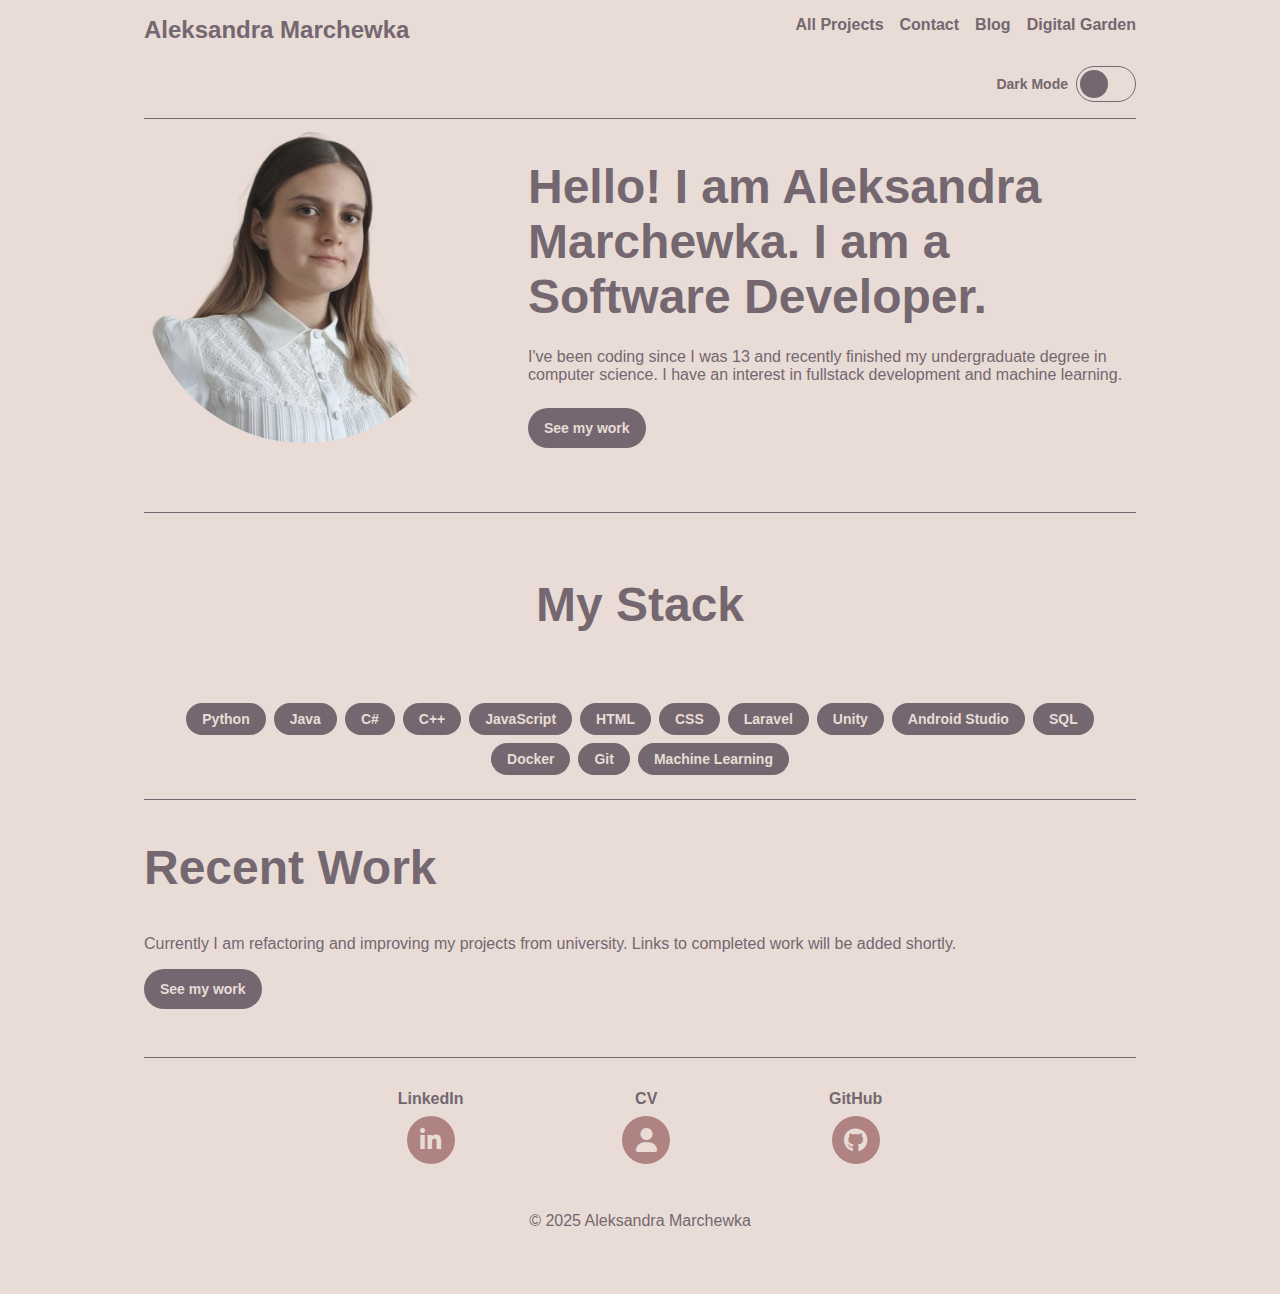
<file: Index.html>
<!DOCTYPE html>
<html lang="en">
<head>
  <meta charset="utf-8">
  <meta name="viewport" content="width=device-width, initial-scale=1">
  <title>Aleksandra's Portfolio</title>
  <link rel="stylesheet" href="styles.css">
  <link rel="stylesheet" href="toggle-switch.css">
  <link rel="stylesheet" href="https://cdnjs.cloudflare.com/ajax/libs/font-awesome/6.0.0/css/all.min.css">
</head>
<body>
  <header>
    <nav>
      <div class="nav-left">
        <h1><a href="Index.html">Aleksandra Marchewka</a></h1>
      </div>
      <div class="nav-right">
        <ul>
          <li><a href="Projects.html">All Projects</a></li>
          <li><a href="Contact.html">Contact</a></li>
          <li><a href="Blog.html">Blog</a></li>
          <li><a href="DigitalGarden.html">Digital Garden</a></li>
        </ul>
        <div class="controls">
          <label class="toggle-switch">
            Dark Mode
            <input type="checkbox" id="dark-mode-toggle">
            <div class="toggle-switch-border">
              <div class="toggle-switch-dot"></div>
            </div>
          </label>
        </div>
      </div>
    </nav>
  </header>

  <section class="bio">
    <img class="profileImg" src="headshot.jpg" alt="A picture of me">
    <div>
      <h2>Hello! I am Aleksandra Marchewka. I am a Software Developer.</h2>
      <p>I've been coding since I was 13 and recently finished my undergraduate degree in computer science. I have an interest in fullstack development and machine learning.</p>
      <a class="portfolio" href="Work.html">See my work</a>
    </div>
  </section>

  <section class="skills">
    <h2>My Stack</h2>
    <ul class="skills">
      <li>Python</li><li>Java</li><li>C#</li><li>C++</li>
      <li>JavaScript</li><li>HTML</li><li>CSS</li><li>Laravel</li>
      <li>Unity</li><li>Android Studio</li><li>SQL</li>
      <li>Docker</li><li>Git</li><li>Machine Learning</li>
    </ul>
  </section>

  <section class="recentWork">
    <h2>Recent Work</h2>
    <p>Currently I am refactoring and improving my projects from university. Links to completed work will be added shortly.</p>
    <a class="portfolio" href="Work.html">See my work</a>
  </section>

  <footer>
    <ul>
      <li>
        <a href="https://www.linkedin.com/in/aleksandrajowitamarchewka/">
          LinkedIn
          <span class="link-icon"><i class="fab fa-linkedin-in"></i></span>
        </a>
      </li>
      <li>
        <a href="Resume.html">
          CV
          <span class="link-icon"><i class="fas fa-user"></i></span>
        </a>
      </li>
      <li>
        <a href="https://github.com/AleksandraMarchewka03">
          GitHub
          <span class="link-icon"><i class="fab fa-github"></i></span>
        </a>
      </li>
    </ul>
    <p class="copyright">© 2025 Aleksandra Marchewka</p>
  </footer>

  <script src="script.js"></script>
</body>
</html>
</file>
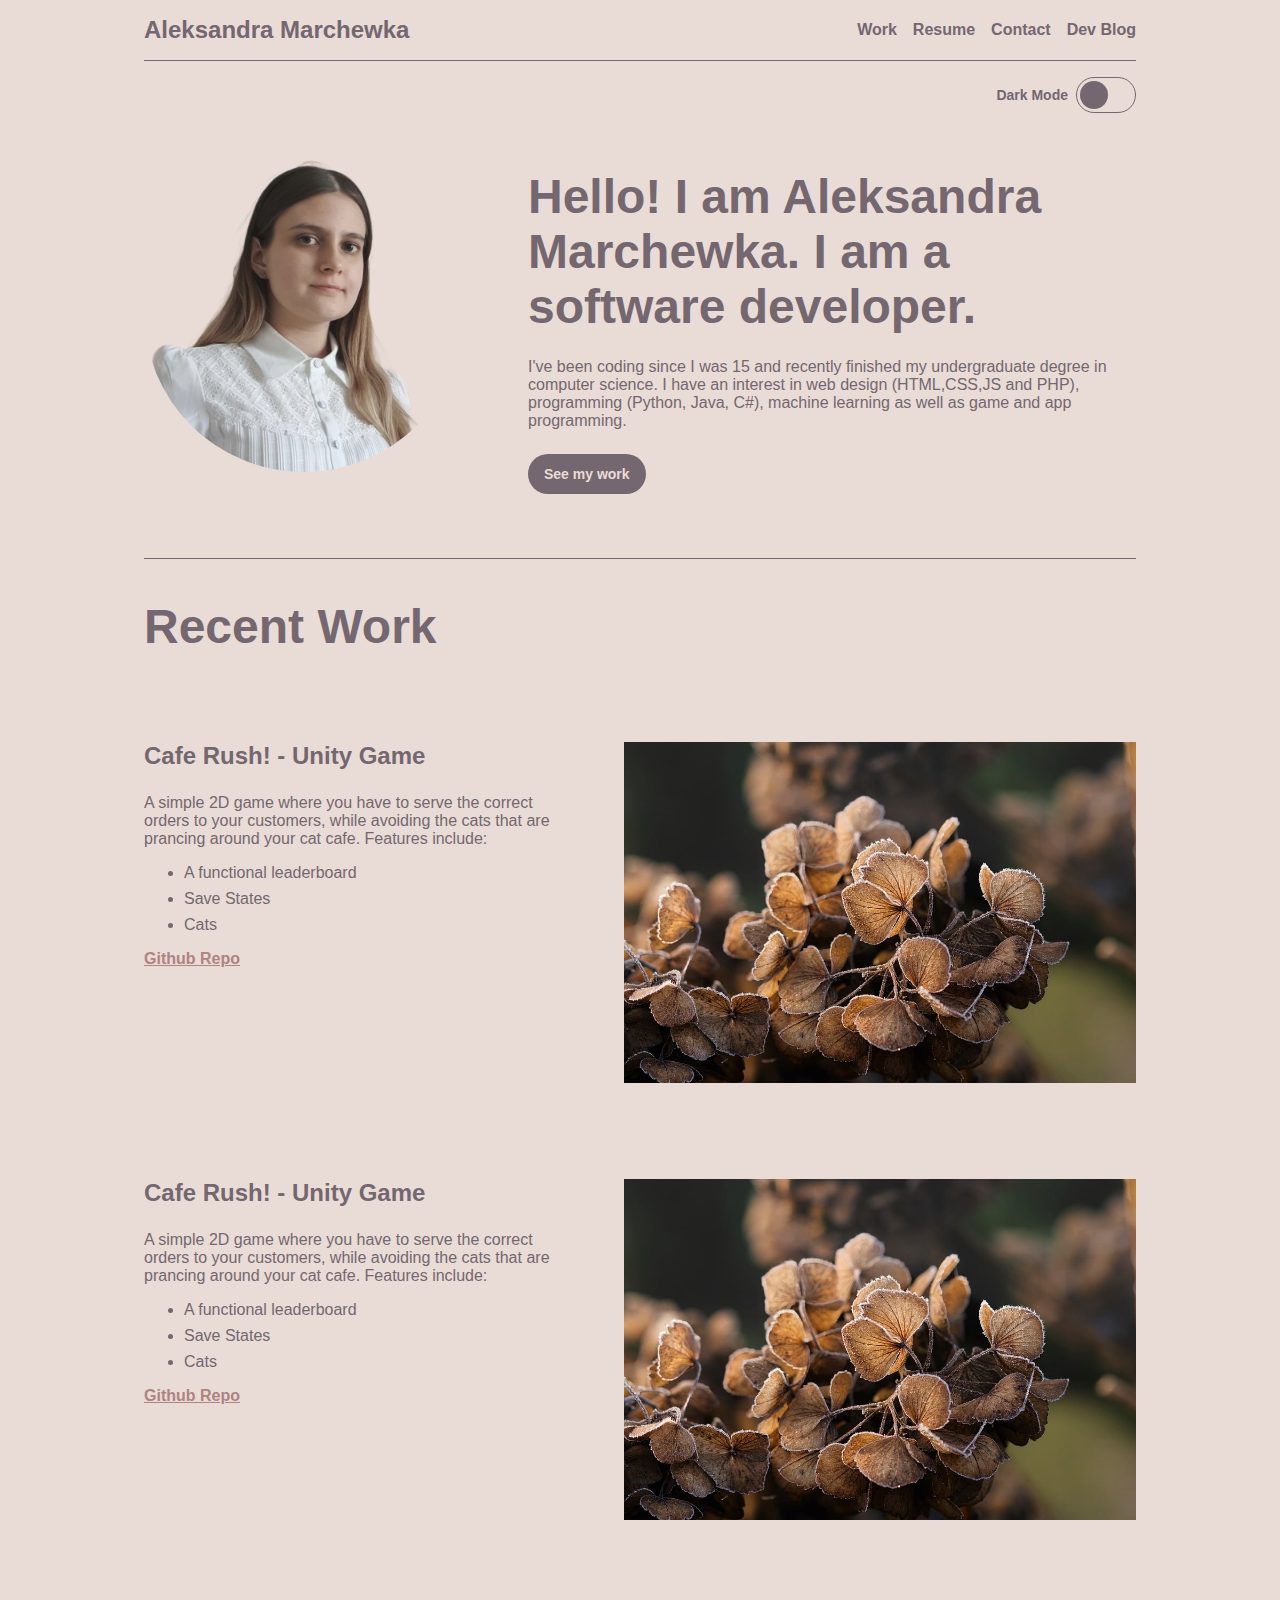
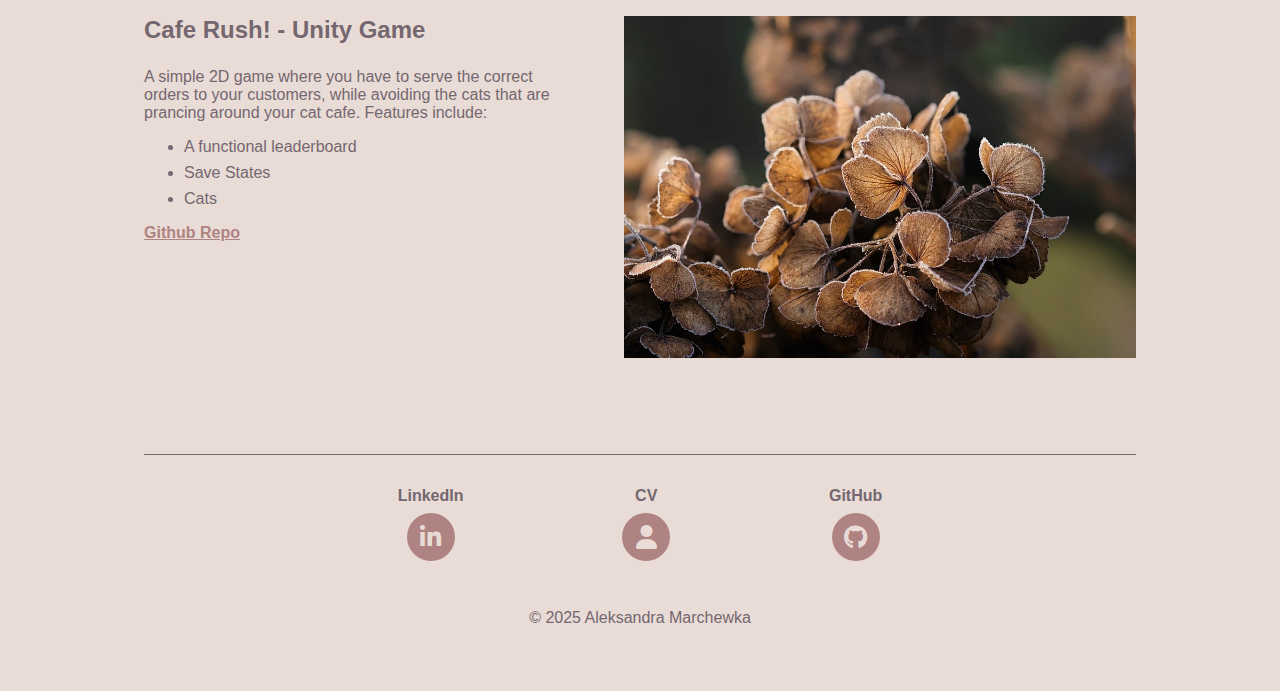
<file: DigitalGarden.html>
<!DOCTYPE html>
<html lang="en">
<head>
    <meta charset="utf-8">
    <meta name="viewport" content="width=device-width, initial-scale=1">
    <title>Aleksandra's Portfolio</title>
    <link rel="stylesheet" href="styles.css">
    <link rel="stylesheet" href="toggle-switch.css">
    <link rel="stylesheet" href="https://cdnjs.cloudflare.com/ajax/libs/font-awesome/6.0.0/css/all.min.css">
</head>
<body>
    <header>
        <nav>
            <h1><a href="Index.html">Aleksandra Marchewka</a></h1>
            <ul>
                <li><a href="Work.html">Work</a></li>
                <li><a href="Resume.html">Resume</a></li>
                <li><a href="Contact.html">Contact</a></li>
                <li><a href="Blog.html">Dev Blog</a></li>
            </ul>
        </nav>
        <div class="controls">
            <label class="toggle-switch">
                Dark Mode
                <input type="checkbox" id="dark-mode-toggle">
                <div class="toggle-switch-border">
                    <div class="toggle-switch-dot"></div>
                </div>
            </label>
        </div>
    </header>

    <section class="bio">
        <img class="profileImg" src="headshot.jpg" alt="Aleksandra Marchewka">
        <div>
            <h2>Hello! I am Aleksandra Marchewka. I am a software developer.</h2>
            <p>I've been coding since I was 15 and recently finished my undergraduate degree in computer science. I
                have an interest in web design (HTML,CSS,JS and PHP), programming (Python, Java, C#), machine learning
                as well as game and app programming.</p>
            <a class="portfolio" href="Work.html">See my work</a>
        </div>
    </section>

    <section class="recentWork">
        <h2>Recent Work</h2>
        <article>
            <div>
                <h3>Cafe Rush! - Unity Game</h3>
                <p>A simple 2D game where you have to serve the correct orders to your customers, while avoiding the
                    cats that are prancing around your cat cafe. Features include:</p>
                <ul>
                    <li>A functional leaderboard</li>
                    <li>Save States</li>
                    <li>Cats</li>
                </ul>
                <a href="#">Github Repo</a>
            </div>
            <img class="art-image" src="placeholder.jpg" alt="Cafe Rush! project">
        </article>

        <article>
            <div>
                <h3>Cafe Rush! - Unity Game</h3>
                <p>A simple 2D game where you have to serve the correct orders to your customers, while avoiding the
                    cats that are prancing around your cat cafe. Features include:</p>
                <ul>
                    <li>A functional leaderboard</li>
                    <li>Save States</li>
                    <li>Cats</li>
                </ul>
                <a href="#">Github Repo</a>
            </div>
            <img class="art-image" src="placeholder.jpg" alt="Cafe Rush! project">
        </article>

        <article>
            <div>
                <h3>Cafe Rush! - Unity Game</h3>
                <p>A simple 2D game where you have to serve the correct orders to your customers, while avoiding the
                    cats that are prancing around your cat cafe. Features include:</p>
                <ul>
                    <li>A functional leaderboard</li>
                    <li>Save States</li>
                    <li>Cats</li>
                </ul>
                <a href="#">Github Repo</a>
            </div>
            <img class="art-image" src="placeholder.jpg" alt="Cafe Rush! project">
        </article>
    </section>

    <footer>
        <ul>
            <li>
                <a href="https://www.linkedin.com/in/aleksandrajowitamarchewka/">
                    LinkedIn
                    <span class="link-icon">
                        <i class="fab fa-linkedin-in"></i>
                    </span>
                </a>
            </li>
            <li>
                <a href="Resume.html">
                    CV
                    <span class="link-icon">
                        <i class="fas fa-user"></i>
                    </span>
                </a>
            </li>
            <li>
                <a href="https://github.com/AleksandraMarchewka03">
                    GitHub
                    <span class="link-icon">
                        <i class="fab fa-github"></i>
                    </span>
                </a>
            </li>
        </ul>
        <p class="copyright">© 2025 Aleksandra Marchewka</p>
    </footer>
    <script src="script.js"></script>
</body>
</html>
</file>
<file: styles.css>
body {
    background: var(--background);
    color: var(--primary);
    padding: 0 1rem;
    font-family: 'HelveticaNeue-Light', 'Helvetica Neue Light', 'Helvetica Neue', Helvetica;
    margin: 0 auto;
    max-width: 1024px;
    box-sizing: border-box;
    transition: color 0.5s, background 0.5s;
    font-size: 16px;

    --dark-background: #746770;
    --dark-primary: #e9dcd6;
    --dark-link: #d0bcb1;
    --dark-button-bg: #e9dcd6;
    --dark-button-text: #746770;

    --light-background: #e9dcd6;
    --light-primary: #746770;
    --light-link: #af8382;
    --light-button-bg: #746770;
    --light-button-text: #e9dcd6;

    --background: var(--light-background);
    --primary: var(--light-primary);
    --link: var(--light-link);
    --button-bg: var(--light-button-bg);
    --button-text: var(--light-button-text);
}

.bio .profileImg {
    border-radius: 160px;
    width: 320px;
    margin-inline-end: 4rem;
    min-width: 320px;
}

a {
    color: var(--link);
}

h1, h2, h3 {
    font-family: 'HelveticaNeue-Light', 'Helvetica Neue Light', 'Helvetica Neue', Helvetica;
    font-weight: 700;
}

h1 {
    font-size: 1.5rem;
    
}

h1 a {
    text-decoration: none;
    color: var(--primary);
}

h2 {
    font-size: 3rem;
    
}

h3 {
    font-size: 1.5rem;
}

nav, section {
    border-block-end: 1px solid var(--primary);
}

header nav {
    display: flex;
    justify-content: space-between;
}

header nav ul {
    padding: 0;
    display: flex;
    align-items: center;
}

header nav li {
    display: inline;
    margin-inline-start: 1rem;
    font-family: 'HelveticaNeue-Light', 'Helvetica Neue Light', 'Helvetica Neue', Helvetica;
    font-weight: 700;
}

header nav li a {
    text-decoration: none;
    color: var(--primary);
}

header .controls {
    display: flex;
    justify-content: end;
    padding: 1rem 0;
}



.bio {
    display: flex;
    align-items: center;
    padding-block-end: 4rem;
}

.bio h2 {
    margin-block-end: 0;
}

.bio p {
    margin: 1.5rem 0;
}

a.portfolio {
    text-decoration: none;
    color: var(--button-text);
    background: var(--button-bg);
    padding: 0 1rem;
    height: 2.5rem;
    display: inline-flex;
    align-items: center;
    border-radius: 1.25rem;
    font-weight: 700;
    font-size: 0.875rem;
    transition: background 0.5s, color 0.5s;
}

.recentWork {
    padding-block-end: 3rem;
}

article {
    display: flex;
    padding: 3rem 0;
}

article strong {
    font-style: italic;
    font-weight: 600;
}

article h3 {
    margin-block-start: 0;
}

article a {
    font-weight: 700;
    padding: 2rem 0;
}

article li {
    margin-block-end: 0.5rem;
}

article .art-image {
    width: 512px;
    min-width: 512px;
    margin-inline-start: 4rem;
}

footer {
    padding: 1rem 0;
    text-align: center;
}

footer ul {
    padding: 0;
    width: 100%;
    display: flex;
    justify-content: center;
}

footer ul li {
    display: inline;
    margin: 0 8%;
}

footer a {
    display: inline-flex;
    flex-direction: column;
    color: var(--primary);
    text-decoration: none;
    font-family: 'HelveticaNeue-Light', 'Helvetica Neue Light', 'Helvetica Neue', Helvetica;
    font-weight: 700;
    align-items: center;
}

footer .copyright {
    margin: 3rem 0;
}

footer .link-icon {
    margin-block-start: 0.5rem;
    background: var(--link);
    color: var(--background);
    width: 3rem;
    height: 3rem;
    border-radius: 1.5rem;
    display: flex;
    justify-content: center;
    align-items: center;
    font-size: 1.5rem;
}

@media(max-width: 1024px) {
    .bio {
        flex-direction: column;
    }
    .bio .profileImg {
        margin-inline-end: 0;
    }

    article {
        flex-direction: column;
    }

    article .art-image {
        width: 100%;
        min-width: 100%;
        margin-inline-start: 0;
        margin-block-start: 2rem;
    }
}
.skills {
  display: flex;
  flex-wrap: wrap;
  justify-content: center; /* centers horizontally */
  gap: 0.5rem;
  padding: 0;
  margin: 1.5rem 0;
  list-style: none;
  text-align: center;
}

.skills li {
  background: var(--button-bg);
  color: var(--button-text);
  border-radius: 9999px; /* fully rounded */
  padding: 0.5rem 1rem;
  font-size: 0.875rem;
  font-weight: 600;
  transition: transform 0.2s ease;
  user-select: none;
}

.skills li:hover {
  transform: scale(1.05);
}
</file>
<file: toggle-switch.css>
.toggle-switch {
    display: inline-flex;
    align-items: center;
    font-family: 'HelveticaNeue-Light', 'Helvetica Neue Light', 'Helvetica Neue', Helvetica;
    font-weight: 700;
    font-size: .875rem;
    cursor: pointer;
}

.toggle-switch-border {
    display: inline-flex;
    align-items: center;
    width: 60px;
    height: 36px;
    border: 1px solid var(--primary); 
    border-radius: 20px;
    box-sizing: border-box;
    margin-inline-start: 8px;
}

.toggle-switch input {
    display: none;
}

.toggle-switch-dot {
    width: 28px;
    height: 28px;
    border-radius: 50%;
    background: var(--primary);
    transform: translate3d(3px, 0, 0);
    transition: transform .1s ease-in-out;
}

.toggle-switch input:checked + .toggle-switch-border .toggle-switch-dot {
    transform: translate3d(26px, 0, 0);
}
</file>
